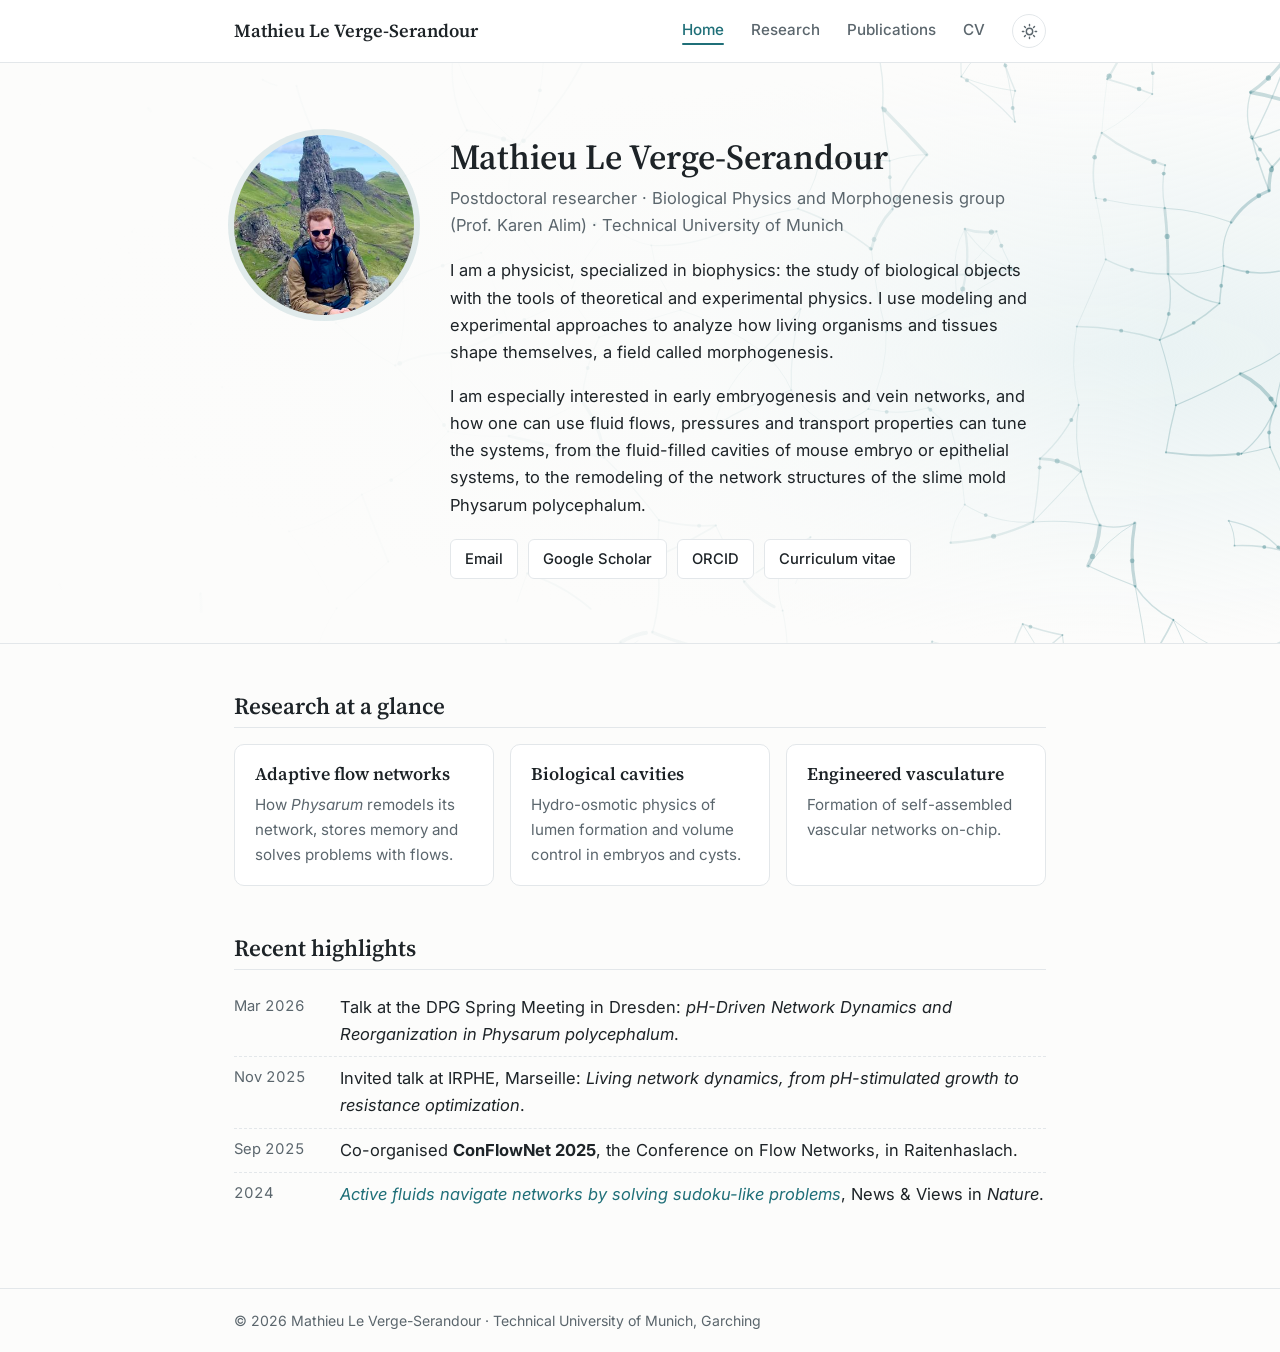
<file: index.html>
<!DOCTYPE html>
<html lang="en">
<head>
  <meta charset="utf-8">
  <meta name="viewport" content="width=device-width, initial-scale=1">
  <title>Mathieu Le Verge-Serandour</title>
  <meta name="description" content="Mathieu Le Verge-Serandour, theoretical biophysicist at TUM working on biological flow networks, Physarum polycephalum and the physics of biological cavities.">
  <script>try{var t=localStorage.getItem('theme');if(t)document.documentElement.setAttribute('data-theme',t);}catch(e){}</script>
  <link rel="stylesheet" href="style.css">
</head>
<body>
  <header class="site">
    <div class="inner">
      <a class="brand" href="index.html">Mathieu Le Verge-Serandour</a>
      <nav>
        <a href="index.html" class="active">Home</a>
        <a href="research.html">Research</a>
        <a href="publications.html">Publications</a>
        <a href="cv.html">CV</a>
        <button class="theme-toggle" type="button" aria-label="Toggle dark mode" title="Toggle dark mode">
          <svg class="sun" viewBox="0 0 24 24" fill="none" stroke="currentColor" stroke-width="2" stroke-linecap="round"><circle cx="12" cy="12" r="4.5"/><path d="M12 2v2M12 20v2M4.9 4.9l1.4 1.4M17.7 17.7l1.4 1.4M2 12h2M20 12h2M4.9 19.1l1.4-1.4M17.7 6.3l1.4-1.4"/></svg>
          <svg class="moon" viewBox="0 0 24 24" fill="none" stroke="currentColor" stroke-width="2" stroke-linecap="round" stroke-linejoin="round"><path d="M20 14.5A8.5 8.5 0 1 1 9.5 4a7 7 0 0 0 10.5 10.5z"/></svg>
        </button>
      </nav>
    </div>
  </header>

  <section class="band">
    <canvas class="net" aria-hidden="true"></canvas>
    <div class="band-inner">
      <section class="hero">
        <!-- PHOTO: put your picture next to index.html as photo.jpg.
             Until that file exists, the "ML" initials are shown instead. -->
        <div class="portrait" aria-hidden="true">ML<img src="photo.jpg" alt="" onerror="this.remove()"></div>
        <div>
          <h1>Mathieu Le Verge-Serandour</h1>
          <p class="affil">Postdoctoral researcher · Biological Physics and Morphogenesis group (Prof. Karen Alim) · Technical University of Munich</p>
          <p>I am a physicist, specialized in biophysics: the study of biological objects with the tools of theoretical and experimental physics. I use modeling and experimental approaches to analyze how living organisms and tissues shape themselves, a field called morphogenesis.</p>
          <p>I am especially interested in early embryogenesis and vein networks, and how one can use fluid flows, pressures and transport properties can tune the systems, from the fluid-filled cavities of mouse embryo or epithelial systems, to the remodeling of the network structures of the slime mold Physarum polycephalum.</p>
          <div class="links">
            <a class="btn" href="mailto:mathieu.le-verge-serandour@tum.de">Email</a>
            <a class="btn" href="https://scholar.google.com/citations?user=JHzy1YEAAAAJ">Google Scholar</a>
          <a class="btn" href="https://orcid.org/0000-0002-3819-5099">ORCID</a>
            <a class="btn" href="cv.html">Curriculum vitae</a>
            </div>
        </div>
      </section>
    </div>
  </section>

  <main>

    <h2 style="margin-top:32px">Research at a glance</h2>
    <div class="cards">
      <a class="card" href="research.html#networks" style="color:inherit;text-decoration:none">
        <h3>Adaptive flow networks</h3>
        <p>How <em>Physarum</em> remodels its network, stores memory and solves problems with flows.</p>
      </a>
      <a class="card" href="research.html#cavities" style="color:inherit;text-decoration:none">
        <h3>Biological cavities</h3>
        <p>Hydro-osmotic physics of lumen formation and volume control in embryos and cysts.</p>
      </a>
      <a class="card" href="research.html#vasculature" style="color:inherit;text-decoration:none">
        <h3>Engineered vasculature</h3>
        <p>Formation of self-assembled vascular networks on-chip.</p>
      </a>
    </div>

    <h2>Recent highlights</h2>
    <ul class="news">
      <li><span class="date">Mar 2026</span><span>Talk at the DPG Spring Meeting in Dresden: <em>pH-Driven Network Dynamics and Reorganization in Physarum polycephalum</em>.</span></li>
      <li><span class="date">Nov 2025</span><span>Invited talk at IRPHE, Marseille: <em>Living network dynamics, from pH-stimulated growth to resistance optimization</em>.</span></li>
      <li><span class="date">Sep 2025</span><span>Co-organised <strong>ConFlowNet 2025</strong>, the Conference on Flow Networks, in Raitenhaslach.</span></li>
      <li><span class="date">2024</span><span><a href="https://www.nature.com/articles/d41586-024-00277-4"><em>Active fluids navigate networks by solving sudoku-like problems</em></a>, News &amp; Views in <em>Nature</em>.</span></li>
    </ul>
  </main>

  <footer>
    <div class="inner">© 2026 Mathieu Le Verge-Serandour · Technical University of Munich, Garching</div>
  </footer>
  <script src="site.js" defer></script>
</body>
</html>
</file>
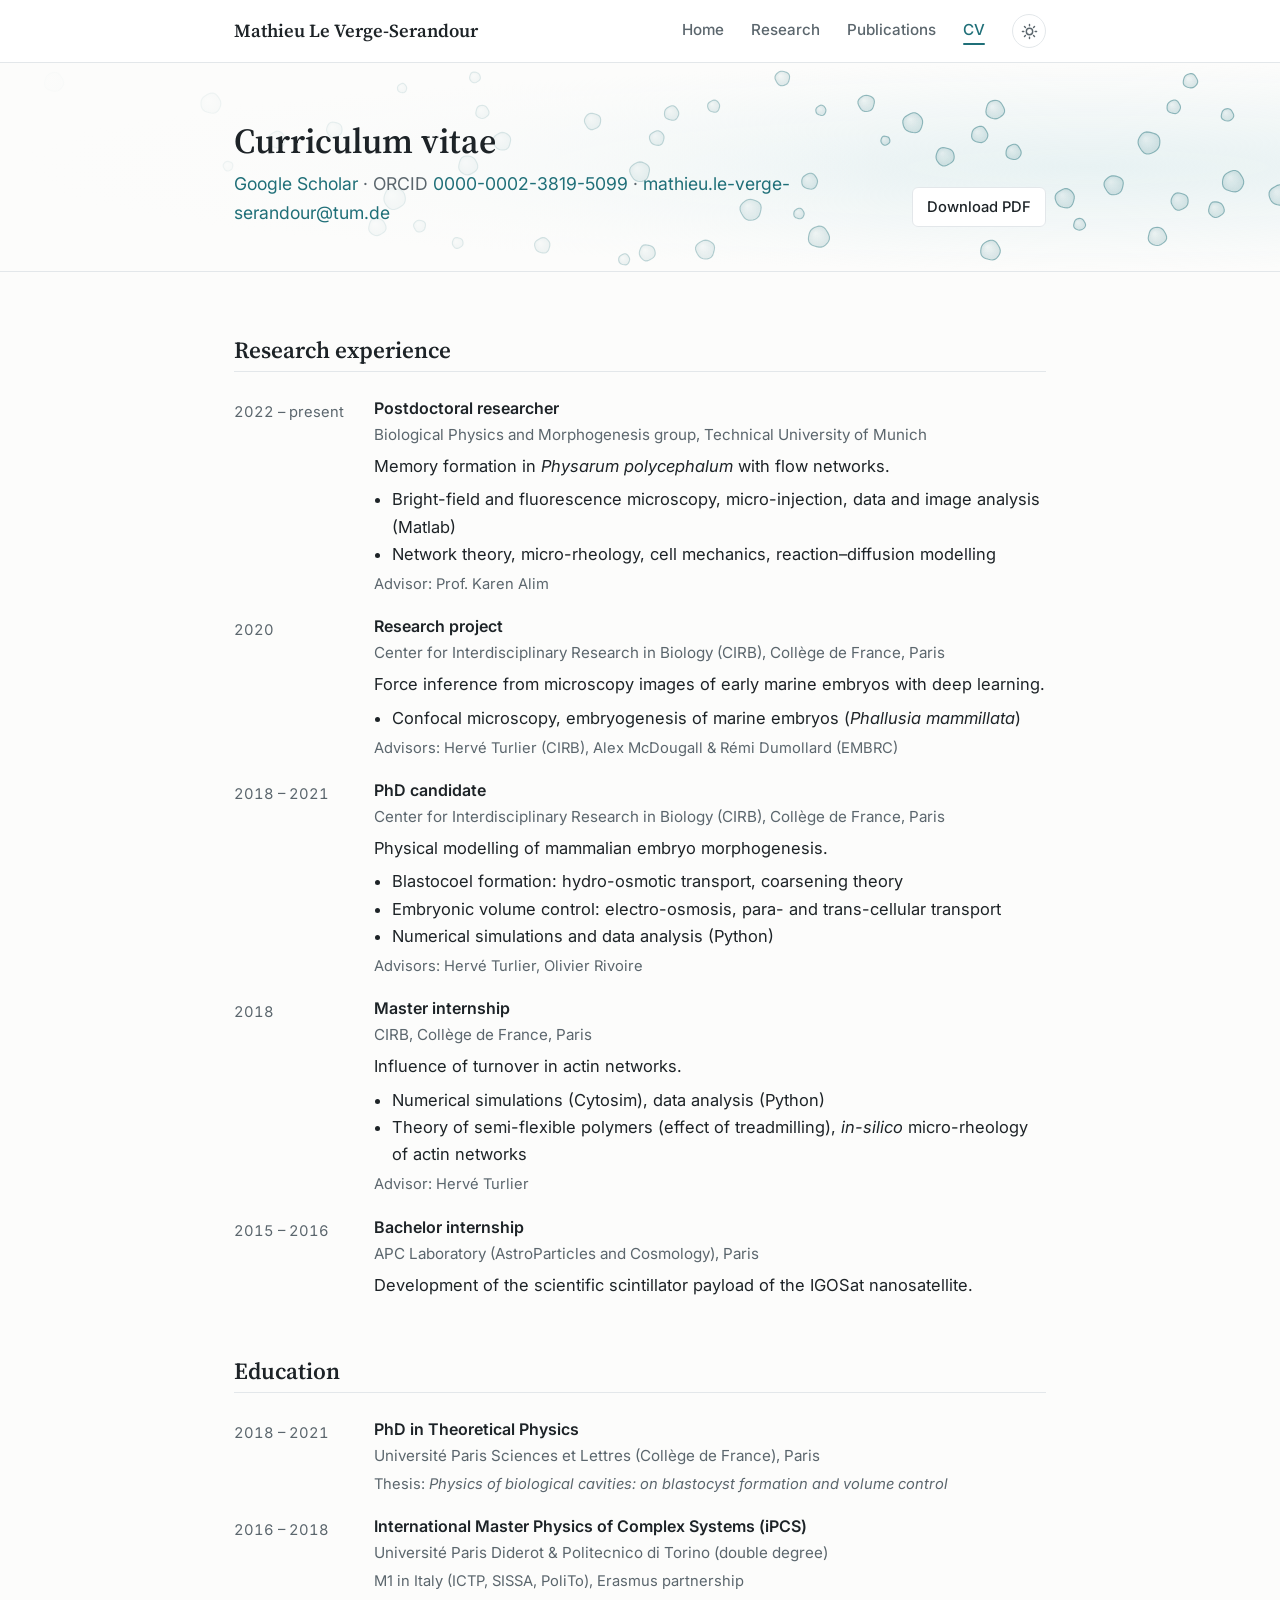
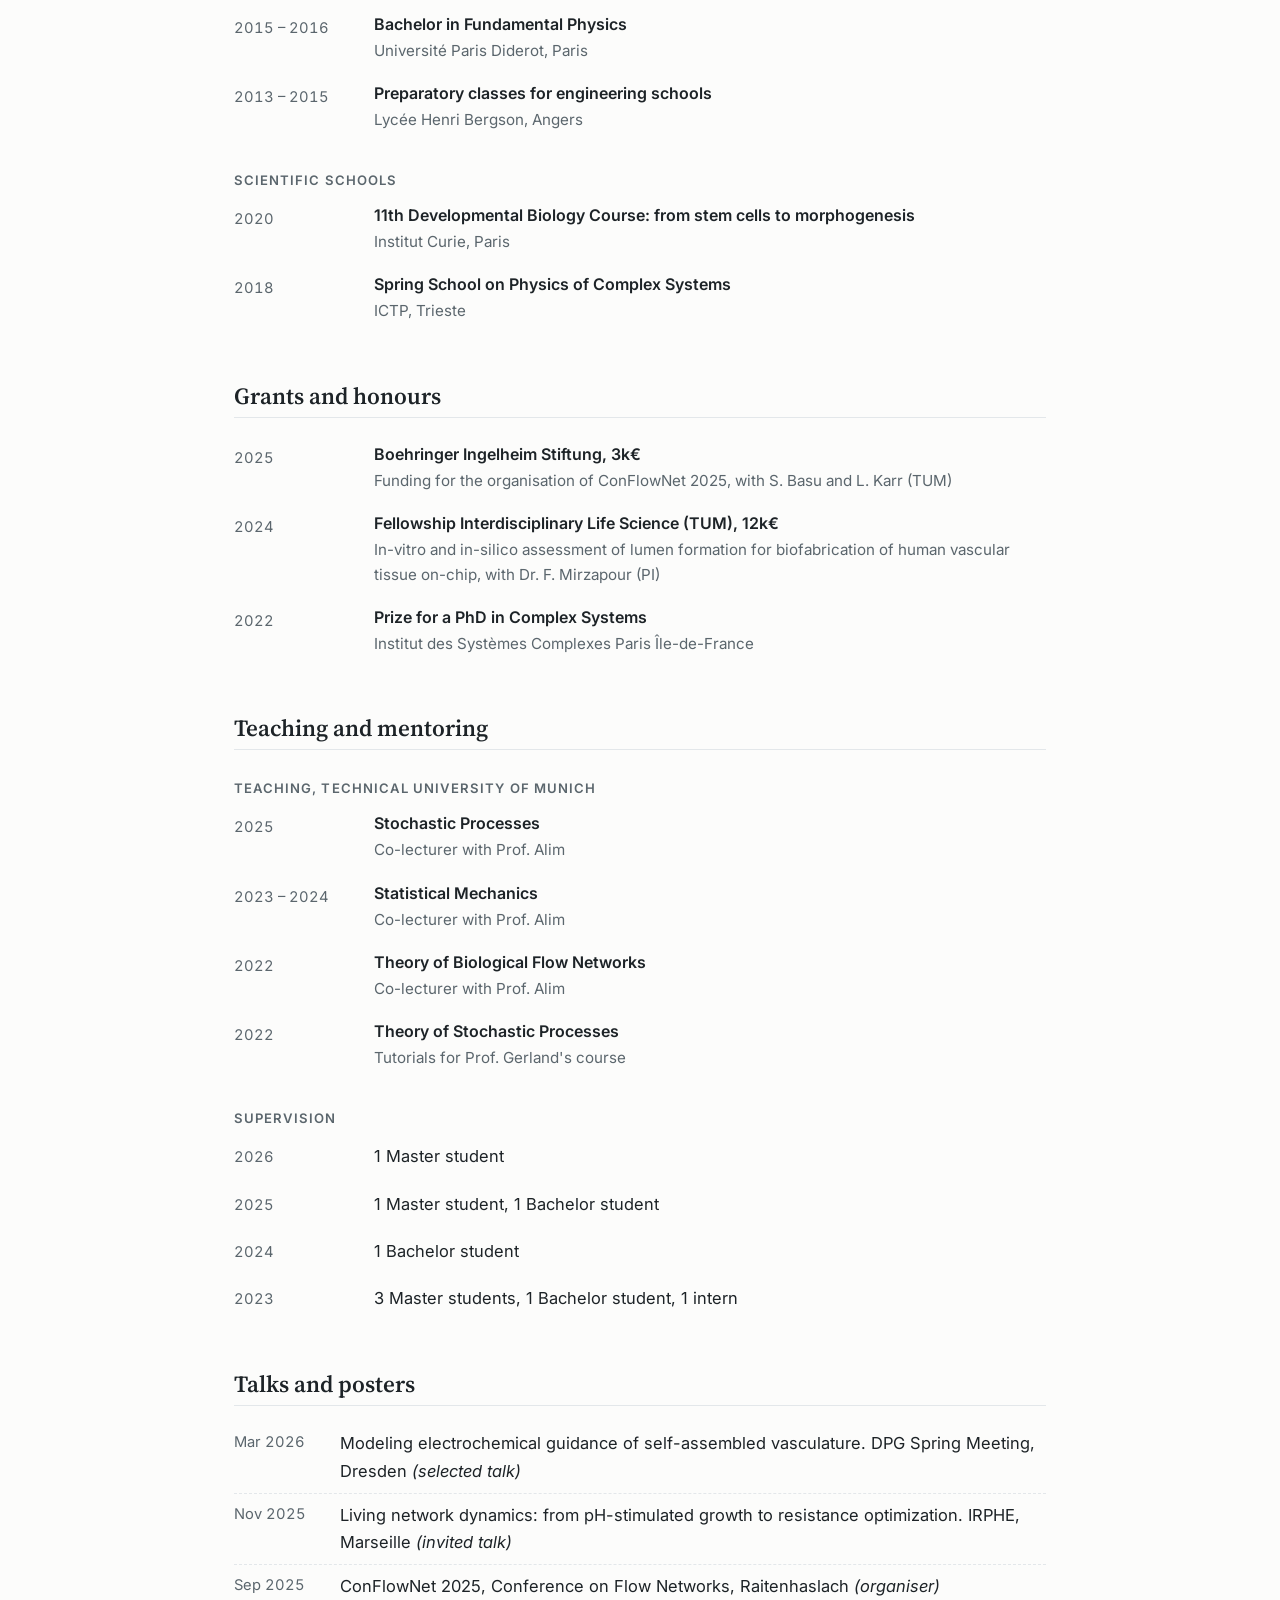
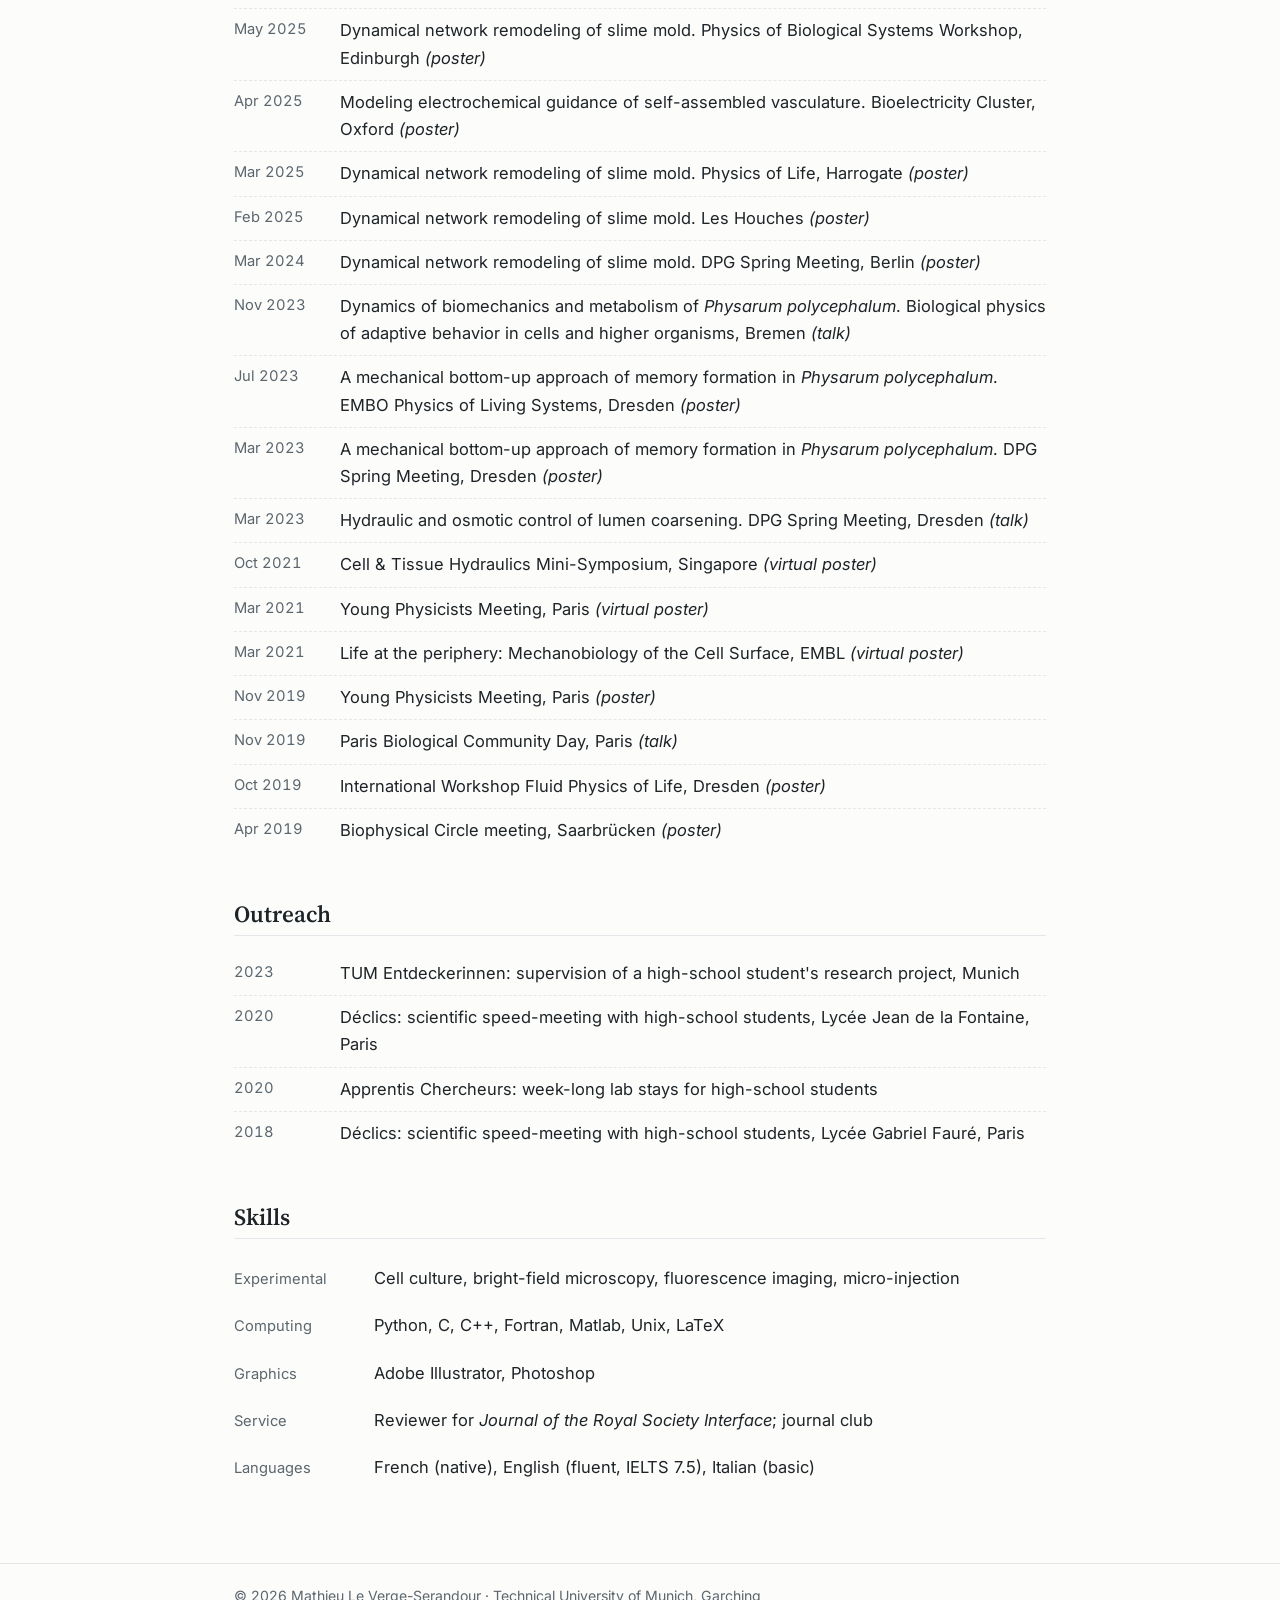
<file: cv.html>
<!DOCTYPE html>
<html lang="en">
<head>
  <meta charset="utf-8">
  <meta name="viewport" content="width=device-width, initial-scale=1">
  <title>CV · Mathieu Le Verge-Serandour</title>
  <script>try{var t=localStorage.getItem('theme');if(t)document.documentElement.setAttribute('data-theme',t);}catch(e){}</script>
  <link rel="stylesheet" href="style.css">
</head>
<body>
  <header class="site">
    <div class="inner">
      <a class="brand" href="index.html">Mathieu Le Verge-Serandour</a>
      <nav>
        <a href="index.html">Home</a>
        <a href="research.html">Research</a>
        <a href="publications.html">Publications</a>
        <a href="cv.html" class="active">CV</a>
        <button class="theme-toggle" type="button" aria-label="Toggle dark mode" title="Toggle dark mode">
          <svg class="sun" viewBox="0 0 24 24" fill="none" stroke="currentColor" stroke-width="2" stroke-linecap="round"><circle cx="12" cy="12" r="4.5"/><path d="M12 2v2M12 20v2M4.9 4.9l1.4 1.4M17.7 17.7l1.4 1.4M2 12h2M20 12h2M4.9 19.1l1.4-1.4M17.7 6.3l1.4-1.4"/></svg>
          <svg class="moon" viewBox="0 0 24 24" fill="none" stroke="currentColor" stroke-width="2" stroke-linecap="round" stroke-linejoin="round"><path d="M20 14.5A8.5 8.5 0 1 1 9.5 4a7 7 0 0 0 10.5 10.5z"/></svg>
        </button>
      </nav>
    </div>
  </header>

  <section class="band">
    <canvas class="net" data-anim="drops" aria-hidden="true"></canvas>
    <div class="band-inner short">
      <div class="cv-top">
        <div>
          <h1>Curriculum vitae</h1>
          <p class="lead" style="margin:0"><a href="https://scholar.google.com/citations?user=JHzy1YEAAAAJ">Google Scholar</a> · ORCID <a href="https://orcid.org/0000-0002-3819-5099">0000-0002-3819-5099</a> · <a href="mailto:mathieu.le-verge-serandour@tum.de">mathieu.le-verge-serandour@tum.de</a></p>
        </div>
        <!-- Put your compiled CV next to this file as cv.pdf -->
        <a class="btn no-print" href="cv.pdf">Download PDF</a>
      </div>
    </div>
  </section>

  <main>

    <h2>Research experience</h2>
    <div class="cv-entry">
      <div class="when">2022 – present</div>
      <div class="what">
        <h3>Postdoctoral researcher</h3>
        <div class="where">Biological Physics and Morphogenesis group, Technical University of Munich</div>
        <p style="margin:6px 0 0">Memory formation in <em>Physarum polycephalum</em> with flow networks.</p>
        <ul>
          <li>Bright-field and fluorescence microscopy, micro-injection, data and image analysis (Matlab)</li>
          <li>Network theory, micro-rheology, cell mechanics, reaction–diffusion modelling</li>
        </ul>
        <div class="note">Advisor: Prof. Karen Alim</div>
      </div>
    </div>
    <div class="cv-entry">
      <div class="when">2020</div>
      <div class="what">
        <h3>Research project</h3>
        <div class="where">Center for Interdisciplinary Research in Biology (CIRB), Collège de France, Paris</div>
        <p style="margin:6px 0 0">Force inference from microscopy images of early marine embryos with deep learning.</p>
        <ul><li>Confocal microscopy, embryogenesis of marine embryos (<em>Phallusia mammillata</em>)</li></ul>
        <div class="note">Advisors: Hervé Turlier (CIRB), Alex McDougall &amp; Rémi Dumollard (EMBRC)</div>
      </div>
    </div>
    <div class="cv-entry">
      <div class="when">2018 – 2021</div>
      <div class="what">
        <h3>PhD candidate</h3>
        <div class="where">Center for Interdisciplinary Research in Biology (CIRB), Collège de France, Paris</div>
        <p style="margin:6px 0 0">Physical modelling of mammalian embryo morphogenesis.</p>
        <ul>
          <li>Blastocoel formation: hydro-osmotic transport, coarsening theory</li>
          <li>Embryonic volume control: electro-osmosis, para- and trans-cellular transport</li>
          <li>Numerical simulations and data analysis (Python)</li>
        </ul>
        <div class="note">Advisors: Hervé Turlier, Olivier Rivoire</div>
      </div>
    </div>
    <div class="cv-entry">
      <div class="when">2018</div>
      <div class="what">
        <h3>Master internship</h3>
        <div class="where">CIRB, Collège de France, Paris</div>
        <p style="margin:6px 0 0">Influence of turnover in actin networks.</p>
        <ul>
          <li>Numerical simulations (Cytosim), data analysis (Python)</li>
          <li>Theory of semi-flexible polymers (effect of treadmilling), <em>in-silico</em> micro-rheology of actin networks</li>
        </ul>
        <div class="note">Advisor: Hervé Turlier</div>
      </div>
    </div>
    <div class="cv-entry">
      <div class="when">2015 – 2016</div>
      <div class="what">
        <h3>Bachelor internship</h3>
        <div class="where">APC Laboratory (AstroParticles and Cosmology), Paris</div>
        <p style="margin:6px 0 0">Development of the scientific scintillator payload of the IGOSat nanosatellite.</p>
      </div>
    </div>

    <h2>Education</h2>
    <div class="cv-entry">
      <div class="when">2018 – 2021</div>
      <div class="what"><h3>PhD in Theoretical Physics</h3>
        <div class="where">Université Paris Sciences et Lettres (Collège de France), Paris</div>
        <div class="note">Thesis: <em>Physics of biological cavities: on blastocyst formation and volume control</em></div></div>
    </div>
    <div class="cv-entry">
      <div class="when">2016 – 2018</div>
      <div class="what"><h3>International Master Physics of Complex Systems (iPCS)</h3>
        <div class="where">Université Paris Diderot &amp; Politecnico di Torino (double degree)</div>
        <div class="note">M1 in Italy (ICTP, SISSA, PoliTo), Erasmus partnership</div></div>
    </div>
    <div class="cv-entry">
      <div class="when">2015 – 2016</div>
      <div class="what"><h3>Bachelor in Fundamental Physics</h3>
        <div class="where">Université Paris Diderot, Paris</div></div>
    </div>
    <div class="cv-entry">
      <div class="when">2013 – 2015</div>
      <div class="what"><h3>Preparatory classes for engineering schools</h3>
        <div class="where">Lycée Henri Bergson, Angers</div></div>
    </div>
    <p class="subhead">Scientific schools</p>
    <div class="cv-entry">
      <div class="when">2020</div>
      <div class="what"><h3>11th Developmental Biology Course: from stem cells to morphogenesis</h3><div class="where">Institut Curie, Paris</div></div>
    </div>
    <div class="cv-entry">
      <div class="when">2018</div>
      <div class="what"><h3>Spring School on Physics of Complex Systems</h3><div class="where">ICTP, Trieste</div></div>
    </div>

    <h2>Grants and honours</h2>
    <div class="cv-entry">
      <div class="when">2025</div>
      <div class="what"><h3>Boehringer Ingelheim Stiftung, 3k€</h3>
        <div class="where">Funding for the organisation of ConFlowNet 2025, with S. Basu and L. Karr (TUM)</div></div>
    </div>
    <div class="cv-entry">
      <div class="when">2024</div>
      <div class="what"><h3>Fellowship Interdisciplinary Life Science (TUM), 12k€</h3>
        <div class="where">In-vitro and in-silico assessment of lumen formation for biofabrication of human vascular tissue on-chip, with Dr. F. Mirzapour (PI)</div></div>
    </div>
    <div class="cv-entry">
      <div class="when">2022</div>
      <div class="what"><h3>Prize for a PhD in Complex Systems</h3>
        <div class="where">Institut des Systèmes Complexes Paris Île-de-France</div></div>
    </div>

    <h2>Teaching and mentoring</h2>
    <p class="subhead">Teaching, Technical University of Munich</p>
    <div class="cv-entry"><div class="when">2025</div><div class="what"><h3>Stochastic Processes</h3><div class="where">Co-lecturer with Prof. Alim</div></div></div>
    <div class="cv-entry"><div class="when">2023 – 2024</div><div class="what"><h3>Statistical Mechanics</h3><div class="where">Co-lecturer with Prof. Alim</div></div></div>
    <div class="cv-entry"><div class="when">2022</div><div class="what"><h3>Theory of Biological Flow Networks</h3><div class="where">Co-lecturer with Prof. Alim</div></div></div>
    <div class="cv-entry"><div class="when">2022</div><div class="what"><h3>Theory of Stochastic Processes</h3><div class="where">Tutorials for Prof. Gerland's course</div></div></div>
    <p class="subhead">Supervision</p>
    <div class="cv-entry"><div class="when">2026</div><div class="what">1 Master student</div></div>
    <div class="cv-entry"><div class="when">2025</div><div class="what">1 Master student, 1 Bachelor student</div></div>
    <div class="cv-entry"><div class="when">2024</div><div class="what">1 Bachelor student</div></div>
    <div class="cv-entry"><div class="when">2023</div><div class="what">3 Master students, 1 Bachelor student, 1 intern</div></div>

    <h2>Talks and posters</h2>
    <ul class="news">
      <li><span class="date">Mar 2026</span><span>Modeling electrochemical guidance of self-assembled vasculature. DPG Spring Meeting, Dresden <em>(selected talk)</em></span></li>
      <li><span class="date">Nov 2025</span><span>Living network dynamics: from pH-stimulated growth to resistance optimization. IRPHE, Marseille <em>(invited talk)</em></span></li>
      <li><span class="date">Sep 2025</span><span>ConFlowNet 2025, Conference on Flow Networks, Raitenhaslach <em>(organiser)</em></span></li>
      <li><span class="date">May 2025</span><span>Dynamical network remodeling of slime mold. Physics of Biological Systems Workshop, Edinburgh <em>(poster)</em></span></li>
      <li><span class="date">Apr 2025</span><span>Modeling electrochemical guidance of self-assembled vasculature. Bioelectricity Cluster, Oxford <em>(poster)</em></span></li>
      <li><span class="date">Mar 2025</span><span>Dynamical network remodeling of slime mold. Physics of Life, Harrogate <em>(poster)</em></span></li>
      <li><span class="date">Feb 2025</span><span>Dynamical network remodeling of slime mold. Les Houches <em>(poster)</em></span></li>
      <li><span class="date">Mar 2024</span><span>Dynamical network remodeling of slime mold. DPG Spring Meeting, Berlin <em>(poster)</em></span></li>
      <li><span class="date">Nov 2023</span><span>Dynamics of biomechanics and metabolism of <em>Physarum polycephalum</em>. Biological physics of adaptive behavior in cells and higher organisms, Bremen <em>(talk)</em></span></li>
      <li><span class="date">Jul 2023</span><span>A mechanical bottom-up approach of memory formation in <em>Physarum polycephalum</em>. EMBO Physics of Living Systems, Dresden <em>(poster)</em></span></li>
      <li><span class="date">Mar 2023</span><span>A mechanical bottom-up approach of memory formation in <em>Physarum polycephalum</em>. DPG Spring Meeting, Dresden <em>(poster)</em></span></li>
      <li><span class="date">Mar 2023</span><span>Hydraulic and osmotic control of lumen coarsening. DPG Spring Meeting, Dresden <em>(talk)</em></span></li>
      <li><span class="date">Oct 2021</span><span>Cell &amp; Tissue Hydraulics Mini-Symposium, Singapore <em>(virtual poster)</em></span></li>
      <li><span class="date">Mar 2021</span><span>Young Physicists Meeting, Paris <em>(virtual poster)</em></span></li>
      <li><span class="date">Mar 2021</span><span>Life at the periphery: Mechanobiology of the Cell Surface, EMBL <em>(virtual poster)</em></span></li>
      <li><span class="date">Nov 2019</span><span>Young Physicists Meeting, Paris <em>(poster)</em></span></li>
      <li><span class="date">Nov 2019</span><span>Paris Biological Community Day, Paris <em>(talk)</em></span></li>
      <li><span class="date">Oct 2019</span><span>International Workshop Fluid Physics of Life, Dresden <em>(poster)</em></span></li>
      <li><span class="date">Apr 2019</span><span>Biophysical Circle meeting, Saarbrücken <em>(poster)</em></span></li>
    </ul>

    <h2>Outreach</h2>
    <ul class="news">
      <li><span class="date">2023</span><span>TUM Entdeckerinnen: supervision of a high-school student's research project, Munich</span></li>
      <li><span class="date">2020</span><span>Déclics: scientific speed-meeting with high-school students, Lycée Jean de la Fontaine, Paris</span></li>
      <li><span class="date">2020</span><span>Apprentis Chercheurs: week-long lab stays for high-school students</span></li>
      <li><span class="date">2018</span><span>Déclics: scientific speed-meeting with high-school students, Lycée Gabriel Fauré, Paris</span></li>
    </ul>

    <h2>Skills</h2>
    <div class="cv-entry"><div class="when">Experimental</div><div class="what">Cell culture, bright-field microscopy, fluorescence imaging, micro-injection</div></div>
    <div class="cv-entry"><div class="when">Computing</div><div class="what">Python, C, C++, Fortran, Matlab, Unix, LaTeX</div></div>
    <div class="cv-entry"><div class="when">Graphics</div><div class="what">Adobe Illustrator, Photoshop</div></div>
    <div class="cv-entry"><div class="when">Service</div><div class="what">Reviewer for <em>Journal of the Royal Society Interface</em>; journal club</div></div>
    <div class="cv-entry"><div class="when">Languages</div><div class="what">French (native), English (fluent, IELTS 7.5), Italian (basic)</div></div>
  </main>

  <footer>
    <div class="inner">© 2026 Mathieu Le Verge-Serandour · Technical University of Munich, Garching</div>
  </footer>
  <script src="site.js" defer></script>
</body>
</html>
</file>
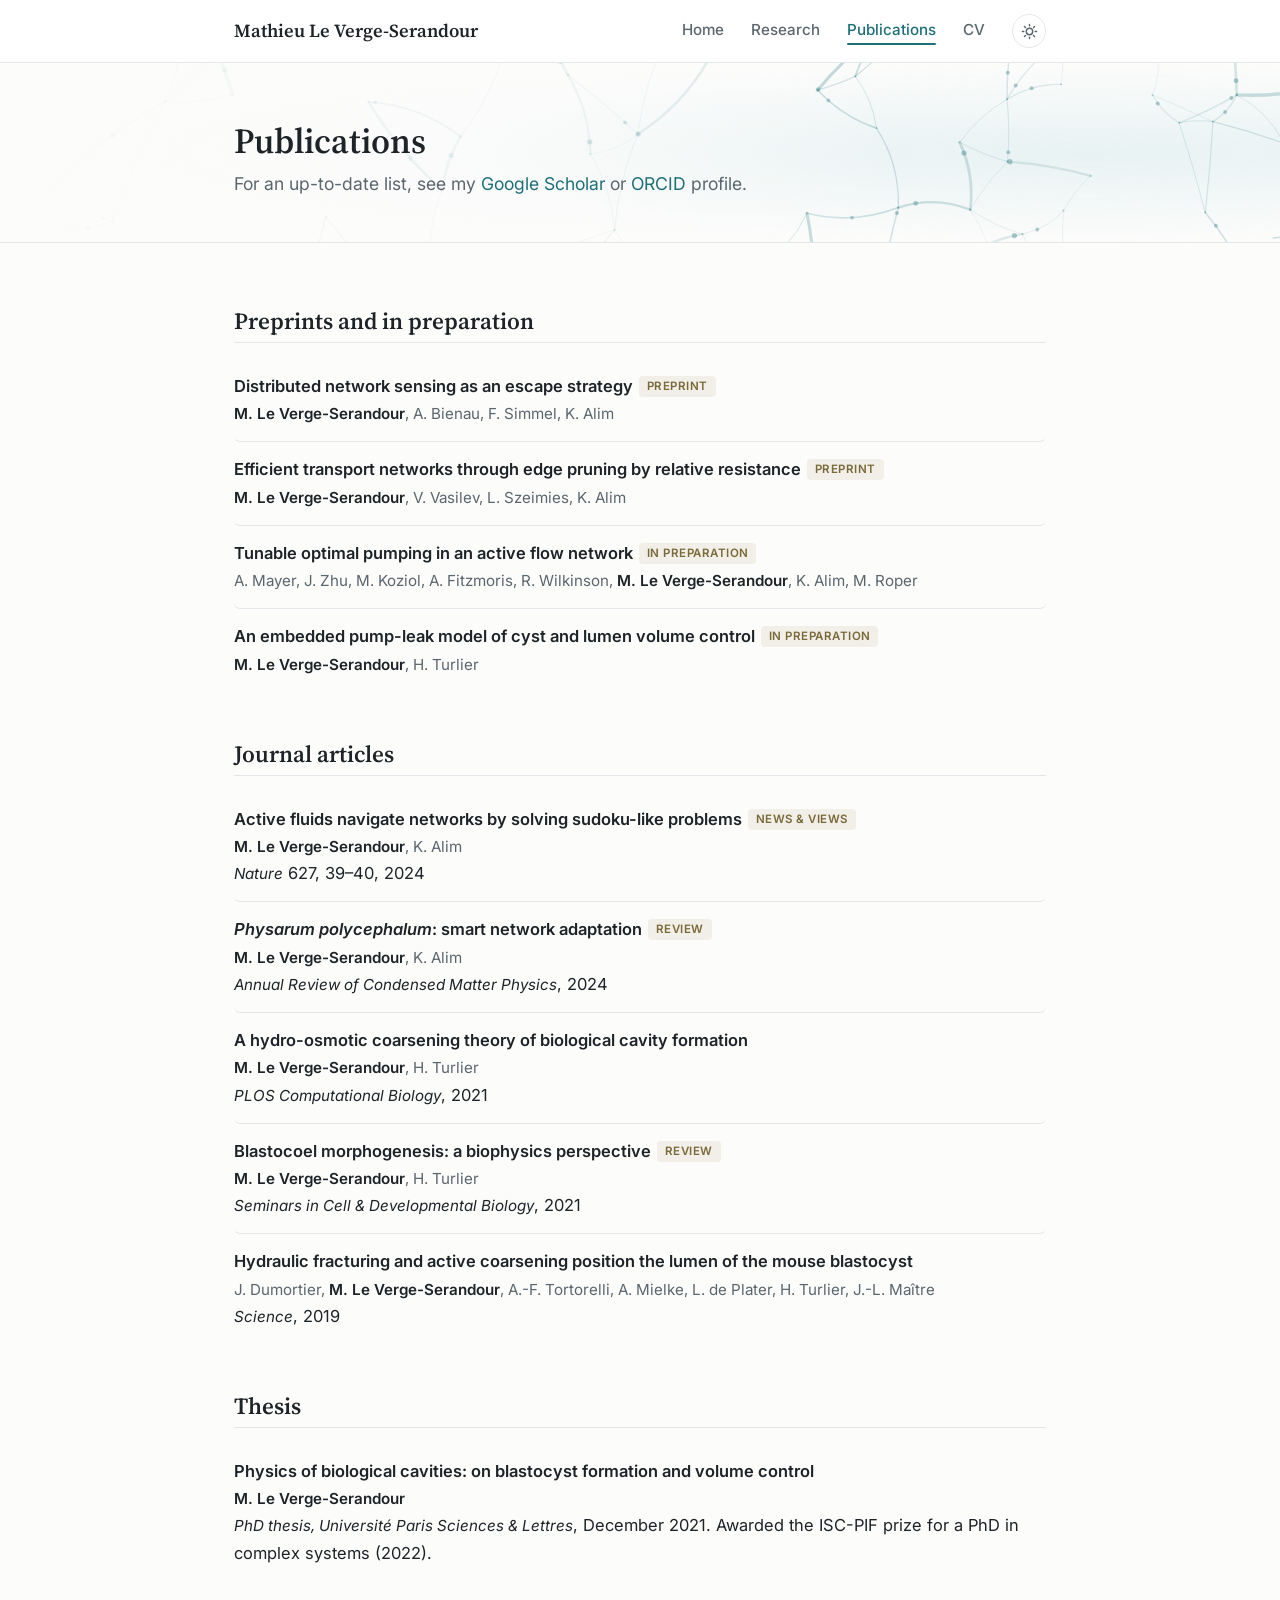
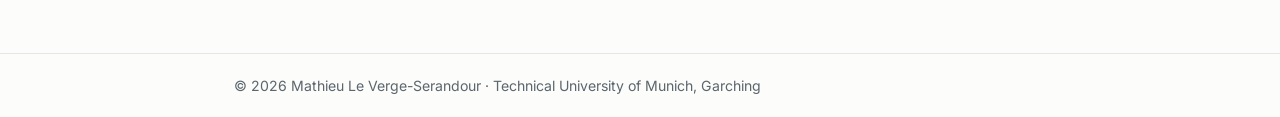
<file: publications.html>
<!DOCTYPE html>
<html lang="en">
<head>
  <meta charset="utf-8">
  <meta name="viewport" content="width=device-width, initial-scale=1">
  <title>Publications · Mathieu Le Verge-Serandour</title>
  <script>try{var t=localStorage.getItem('theme');if(t)document.documentElement.setAttribute('data-theme',t);}catch(e){}</script>
  <link rel="stylesheet" href="style.css">
</head>
<body>
  <header class="site">
    <div class="inner">
      <a class="brand" href="index.html">Mathieu Le Verge-Serandour</a>
      <nav>
        <a href="index.html">Home</a>
        <a href="research.html">Research</a>
        <a href="publications.html" class="active">Publications</a>
        <a href="cv.html">CV</a>
        <button class="theme-toggle" type="button" aria-label="Toggle dark mode" title="Toggle dark mode">
          <svg class="sun" viewBox="0 0 24 24" fill="none" stroke="currentColor" stroke-width="2" stroke-linecap="round"><circle cx="12" cy="12" r="4.5"/><path d="M12 2v2M12 20v2M4.9 4.9l1.4 1.4M17.7 17.7l1.4 1.4M2 12h2M20 12h2M4.9 19.1l1.4-1.4M17.7 6.3l1.4-1.4"/></svg>
          <svg class="moon" viewBox="0 0 24 24" fill="none" stroke="currentColor" stroke-width="2" stroke-linecap="round" stroke-linejoin="round"><path d="M20 14.5A8.5 8.5 0 1 1 9.5 4a7 7 0 0 0 10.5 10.5z"/></svg>
        </button>
      </nav>
    </div>
  </header>

  <section class="band">
    <canvas class="net" aria-hidden="true"></canvas>
    <div class="band-inner short">
      <h1>Publications</h1>
      <p class="lead">For an up-to-date list, see my <a href="https://scholar.google.com/citations?user=JHzy1YEAAAAJ">Google Scholar</a> or <a href="https://orcid.org/0000-0002-3819-5099">ORCID</a> profile.</p>
    </div>
  </section>

  <main>

    <!-- To link a paper, wrap its title: <a class="pub-title" href="https://doi.org/...">Title</a> -->

    <h2>Preprints and in preparation</h2>
    <ol class="pubs">
      <li>
        <a class="pub-title" href="https://www.biorxiv.org/content/10.64898/2026.11.05.764324v1">Distributed network sensing as an escape strategy<span class="badge">Preprint</span></a>
        <span class="pub-authors"><strong>M. Le Verge-Serandour</strong>, A. Bienau, F. Simmel, K. Alim</span>
      </li>
      <li>
        <a class="pub-title" href="https://arxiv.org/abs/2610.13582">Efficient transport networks through edge pruning by relative resistance<span class="badge">Preprint</span></a>
        <span class="pub-authors"><strong>M. Le Verge-Serandour</strong>, V. Vasilev, L. Szeimies, K. Alim</span>
      </li>
      <li>
        <span class="pub-title">Tunable optimal pumping in an active flow network<span class="badge">In preparation</span></span>
        <span class="pub-authors">A. Mayer, J. Zhu, M. Koziol, A. Fitzmoris, R. Wilkinson, <strong>M. Le Verge-Serandour</strong>, K. Alim, M. Roper</span>
      </li>
      <li>
        <span class="pub-title">An embedded pump-leak model of cyst and lumen volume control<span class="badge">In preparation</span></span>
        <span class="pub-authors"><strong>M. Le Verge-Serandour</strong>, H. Turlier</span>
      </li>
    </ol>

    <h2>Journal articles</h2>
    <ol class="pubs">
      <li>
        <a class="pub-title" href="https://www.nature.com/articles/d41586-024-00277-4">Active fluids navigate networks by solving sudoku-like problems<span class="badge">News &amp; Views</span></a>
        <span class="pub-authors"><strong>M. Le Verge-Serandour</strong>, K. Alim</span><br>
        <span class="pub-venue">Nature</span> 627, 39–40, 2024
      </li>
      <li>
        <a class="pub-title" href="https://doi.org/10.1146/annurev-conmatphys-040821-115312"><em>Physarum polycephalum</em>: smart network adaptation<span class="badge">Review</span></a>
        <span class="pub-authors"><strong>M. Le Verge-Serandour</strong>, K. Alim</span><br>
        <span class="pub-venue">Annual Review of Condensed Matter Physics</span>, 2024
      </li>
      <li>
        <a class="pub-title" href="https://doi.org/10.1371/journal.pcbi.1009333">A hydro-osmotic coarsening theory of biological cavity formation</a>
        <span class="pub-authors"><strong>M. Le Verge-Serandour</strong>, H. Turlier</span><br>
        <span class="pub-venue">PLOS Computational Biology</span>, 2021
      </li>
      <li>
        <span class="pub-title">Blastocoel morphogenesis: a biophysics perspective<span class="badge">Review</span></span>
        <span class="pub-authors"><strong>M. Le Verge-Serandour</strong>, H. Turlier</span><br>
        <span class="pub-venue">Seminars in Cell &amp; Developmental Biology</span>, 2021
      </li>
      <li>
        <a class="pub-title" href="https://www.science.org/doi/full/10.1126/science.aaw7709">Hydraulic fracturing and active coarsening position the lumen of the mouse blastocyst</a>
        <span class="pub-authors">J. Dumortier, <strong>M. Le Verge-Serandour</strong>, A.-F. Tortorelli, A. Mielke, L. de Plater, H. Turlier, J.-L. Maître</span><br>
        <span class="pub-venue">Science</span>, 2019
      </li>
    </ol>

    <h2>Thesis</h2>
    <ol class="pubs">
      <li>
        <a class="pub-title" href="https://college-de-france.hal.science/tel-04203015/">Physics of biological cavities: on blastocyst formation and volume control</a>
        <span class="pub-authors"><strong>M. Le Verge-Serandour</strong></span><br>
        <span class="pub-venue">PhD thesis, Université Paris Sciences &amp; Lettres</span>, December 2021. Awarded the ISC-PIF prize for a PhD in complex systems (2022).
      </li>
    </ol>
  </main>

  <footer>
    <div class="inner">© 2026 Mathieu Le Verge-Serandour · Technical University of Munich, Garching</div>
  </footer>
  <script src="site.js" defer></script>
</body>
</html>
</file>
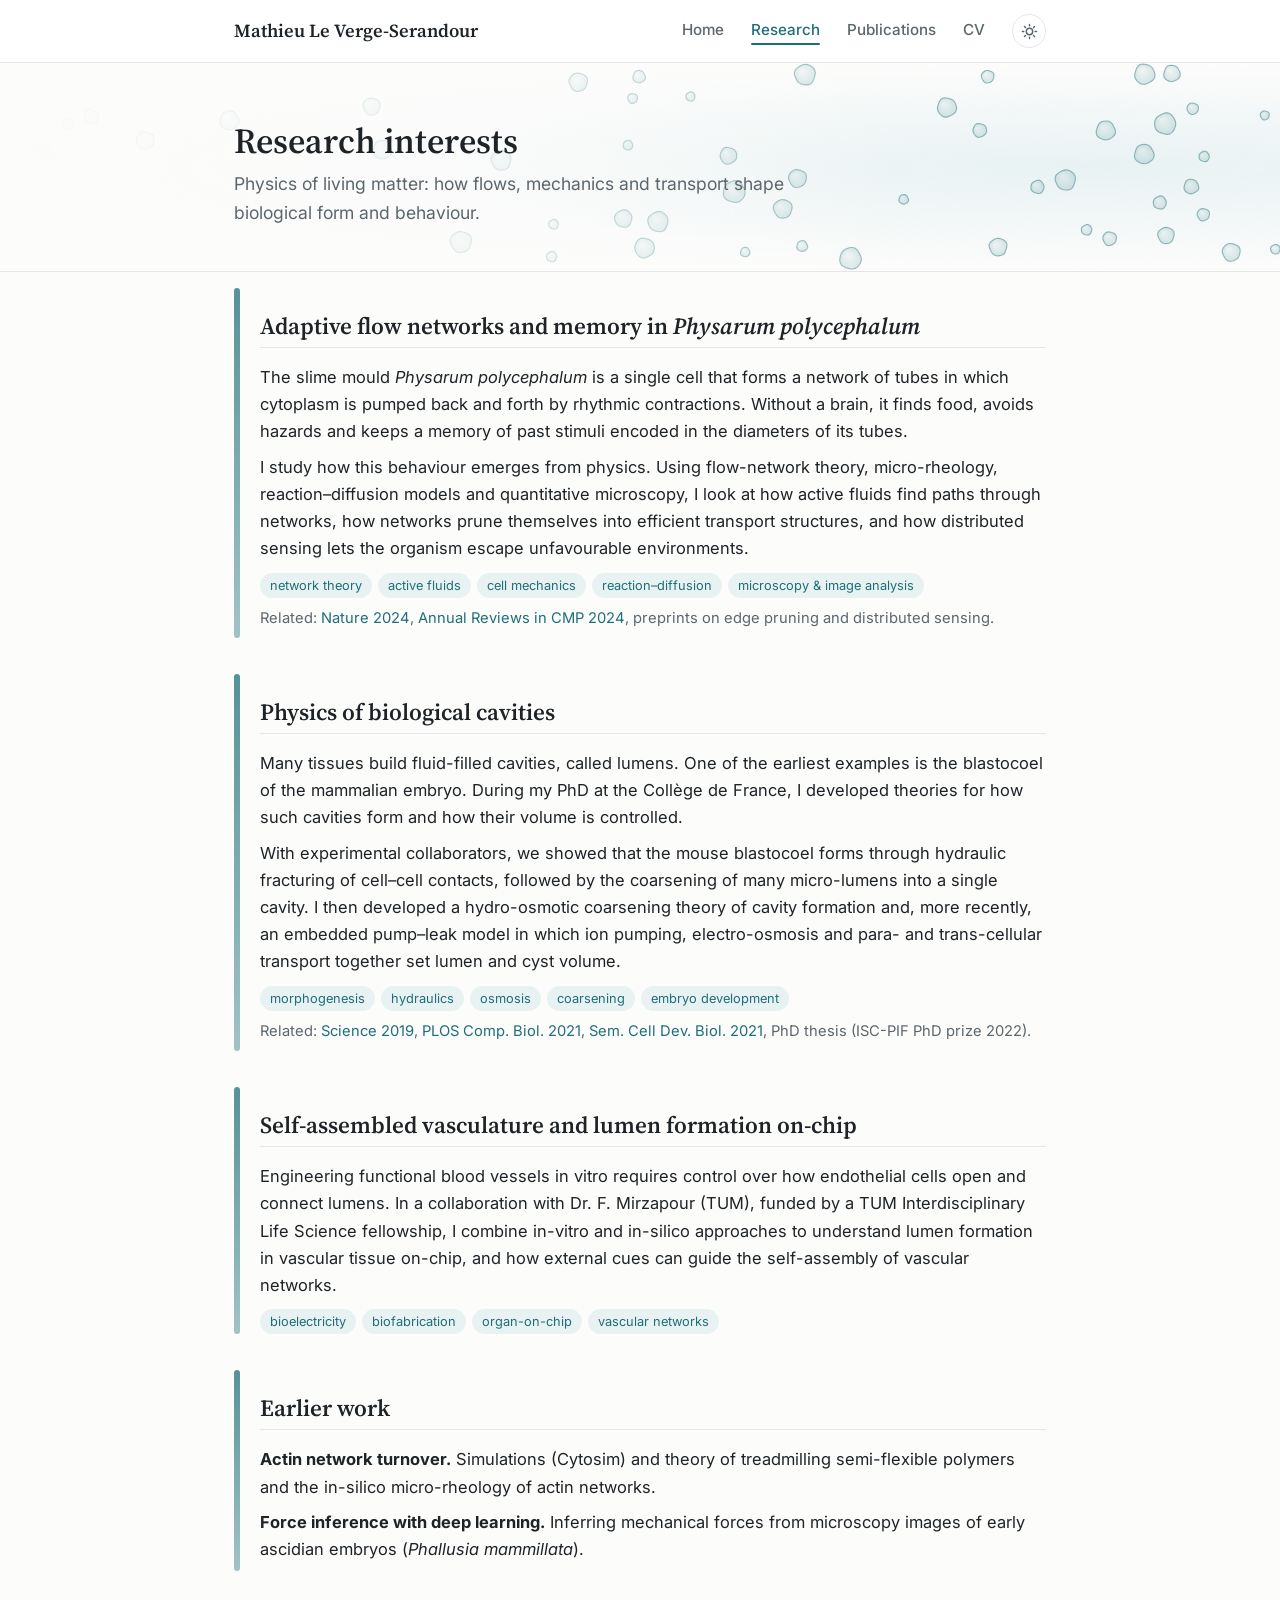
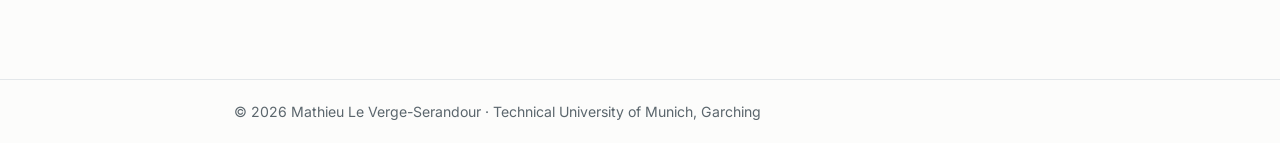
<file: research.html>
<!DOCTYPE html>
<html lang="en">
<head>
  <meta charset="utf-8">
  <meta name="viewport" content="width=device-width, initial-scale=1">
  <title>Research · Mathieu Le Verge-Serandour</title>
  <script>try{var t=localStorage.getItem('theme');if(t)document.documentElement.setAttribute('data-theme',t);}catch(e){}</script>
  <link rel="stylesheet" href="style.css">
</head>
<body>
  <header class="site">
    <div class="inner">
      <a class="brand" href="index.html">Mathieu Le Verge-Serandour</a>
      <nav>
        <a href="index.html">Home</a>
        <a href="research.html" class="active">Research</a>
        <a href="publications.html">Publications</a>
        <a href="cv.html">CV</a>
        <button class="theme-toggle" type="button" aria-label="Toggle dark mode" title="Toggle dark mode">
          <svg class="sun" viewBox="0 0 24 24" fill="none" stroke="currentColor" stroke-width="2" stroke-linecap="round"><circle cx="12" cy="12" r="4.5"/><path d="M12 2v2M12 20v2M4.9 4.9l1.4 1.4M17.7 17.7l1.4 1.4M2 12h2M20 12h2M4.9 19.1l1.4-1.4M17.7 6.3l1.4-1.4"/></svg>
          <svg class="moon" viewBox="0 0 24 24" fill="none" stroke="currentColor" stroke-width="2" stroke-linecap="round" stroke-linejoin="round"><path d="M20 14.5A8.5 8.5 0 1 1 9.5 4a7 7 0 0 0 10.5 10.5z"/></svg>
        </button>
      </nav>
    </div>
  </header>

  <section class="band">
    <canvas class="net" data-anim="drops" aria-hidden="true"></canvas>
    <div class="band-inner short">
      <h1>Research interests</h1>
      <p class="lead">Physics of living matter: how flows, mechanics and transport shape biological form and behaviour.</p>
    </div>
  </section>

  <main>

    <section class="topic" id="networks">
      <div class="bar"></div>
      <div>
        <h2 style="margin-top:24px">Adaptive flow networks and memory in <em>Physarum polycephalum</em></h2>
        <p>The slime mould <em>Physarum polycephalum</em> is a single cell that forms a network of tubes in which cytoplasm is pumped back and forth by rhythmic contractions. Without a brain, it finds food, avoids hazards and keeps a memory of past stimuli encoded in the diameters of its tubes.</p>
        <p>I study how this behaviour emerges from physics. Using flow-network theory, micro-rheology, reaction–diffusion models and quantitative microscopy, I look at how active fluids find paths through networks, how networks prune themselves into efficient transport structures, and how distributed sensing lets the organism escape unfavourable environments.</p>
        <div class="keywords">
          <span class="tag">network theory</span><span class="tag">active fluids</span><span class="tag">cell mechanics</span><span class="tag">reaction–diffusion</span><span class="tag">microscopy &amp; image analysis</span>
        </div>
        <p class="related">Related: <a href="publications.html">Nature 2024</a>, <a href="publications.html">Annual Reviews in CMP 2024</a>, preprints on edge pruning and distributed sensing.</p>
      </div>
    </section>

    <section class="topic" id="cavities">
      <div class="bar"></div>
      <div>
        <h2 style="margin-top:24px">Physics of biological cavities</h2>
        <p>Many tissues build fluid-filled cavities, called lumens. One of the earliest examples is the blastocoel of the mammalian embryo. During my PhD at the Collège de France, I developed theories for how such cavities form and how their volume is controlled.</p>
        <p>With experimental collaborators, we showed that the mouse blastocoel forms through hydraulic fracturing of cell–cell contacts, followed by the coarsening of many micro-lumens into a single cavity. I then developed a hydro-osmotic coarsening theory of cavity formation and, more recently, an embedded pump–leak model in which ion pumping, electro-osmosis and para- and trans-cellular transport together set lumen and cyst volume.</p>
        <div class="keywords">
          <span class="tag">morphogenesis</span><span class="tag">hydraulics</span><span class="tag">osmosis</span><span class="tag">coarsening</span><span class="tag">embryo development</span>
        </div>
        <p class="related">Related: <a href="publications.html">Science 2019</a>, <a href="publications.html">PLOS Comp. Biol. 2021</a>, <a href="publications.html">Sem. Cell Dev. Biol. 2021</a>, PhD thesis (ISC-PIF PhD prize 2022).</p>
      </div>
    </section>

    <section class="topic" id="vasculature">
      <div class="bar"></div>
      <div>
        <h2 style="margin-top:24px">Self-assembled vasculature and lumen formation on-chip</h2>
        <p>Engineering functional blood vessels in vitro requires control over how endothelial cells open and connect lumens. In a collaboration with Dr. F. Mirzapour (TUM), funded by a TUM Interdisciplinary Life Science fellowship, I combine in-vitro and in-silico approaches to understand lumen formation in vascular tissue on-chip, and how external cues can guide the self-assembly of vascular networks.</p>
        <div class="keywords">
          <span class="tag">bioelectricity</span><span class="tag">biofabrication</span><span class="tag">organ-on-chip</span><span class="tag">vascular networks</span>
        </div>
      </div>
    </section>

    <section class="topic" id="other">
      <div class="bar"></div>
      <div>
        <h2 style="margin-top:24px">Earlier work</h2>
        <p><strong>Actin network turnover.</strong> Simulations (Cytosim) and theory of treadmilling semi-flexible polymers and the in-silico micro-rheology of actin networks.</p>
        <p><strong>Force inference with deep learning.</strong> Inferring mechanical forces from microscopy images of early ascidian embryos (<em>Phallusia mammillata</em>).</p>
      </div>
    </section>
  </main>

  <footer>
    <div class="inner">© 2026 Mathieu Le Verge-Serandour · Technical University of Munich, Garching</div>
  </footer>
  <script src="site.js" defer></script>
</body>
</html>
</file>
<file: style.css>
@import url('https://fonts.googleapis.com/css2?family=Source+Serif+4:opsz,wght@8..60,400;8..60,600&family=Inter:wght@400;500;600&display=swap');

:root {
  --ink: #1d2327;
  --muted: #5b666d;
  --line: #e3e7ea;
  --bg: #fcfcfb;
  --accent: #1f6f78;
  --accent-soft: #e8f2f3;
  --max: 860px;
  --surface: #ffffff;
  --badge-bg: #f1efe8;
  --badge-ink: #7a6a3a;
  color-scheme: light dark;
}

/* Dark theme: follows the system unless the visitor picked a theme with the toggle */
@media (prefers-color-scheme: dark) {
  :root:not([data-theme="light"]) {
    --ink: #e4e8ea;
    --muted: #9aa5ab;
    --line: #2c3439;
    --bg: #14191c;
    --surface: #1b2125;
    --accent: #6cc3cc;
    --accent-soft: #1f3337;
    --badge-bg: #3a3424;
    --badge-ink: #e0cf98;
    color-scheme: dark;
  }
}
:root[data-theme="dark"] {
  --ink: #e4e8ea;
  --muted: #9aa5ab;
  --line: #2c3439;
  --bg: #14191c;
  --surface: #1b2125;
  --accent: #6cc3cc;
  --accent-soft: #1f3337;
  --badge-bg: #3a3424;
  --badge-ink: #e0cf98;
  color-scheme: dark;
}
:root[data-theme="light"] { color-scheme: light; }

* { box-sizing: border-box; }

html { scroll-behavior: smooth; }

body {
  margin: 0;
  font-family: 'Inter', system-ui, -apple-system, sans-serif;
  font-size: 16.5px;
  line-height: 1.65;
  color: var(--ink);
  background: var(--bg);
}

a { color: var(--accent); text-decoration: none; }
a:hover { text-decoration: underline; }

/* ---------- Header / nav ---------- */
header.site {
  border-bottom: 1px solid var(--line);
  background: var(--surface);
  position: sticky;
  top: 0;
  z-index: 10;
}
header.site .inner {
  max-width: var(--max);
  margin: 0 auto;
  padding: 14px 24px;
  display: flex;
  align-items: center;
  justify-content: space-between;
  gap: 16px;
  flex-wrap: wrap;
}
.brand {
  font-family: 'Source Serif 4', Georgia, serif;
  font-weight: 600;
  font-size: 1.15rem;
  color: var(--ink);
}
.brand:hover { text-decoration: none; }
nav a {
  color: var(--muted);
  margin-left: 22px;
  font-size: 0.95rem;
  font-weight: 500;
}
nav a:first-child { margin-left: 0; }
nav a:hover { color: var(--ink); text-decoration: none; }
nav a.active { color: var(--accent); }

/* ---------- Layout ---------- */
main {
  max-width: var(--max);
  margin: 0 auto;
  padding: 48px 24px 72px;
}

h1, h2, h3 {
  font-family: 'Source Serif 4', Georgia, serif;
  font-weight: 600;
  line-height: 1.25;
}
h1 { font-size: 2.2rem; margin: 0 0 8px; }
h2 {
  font-size: 1.45rem;
  margin: 48px 0 16px;
  padding-bottom: 6px;
  border-bottom: 1px solid var(--line);
}
h3 { font-size: 1.12rem; margin: 0 0 4px; }

.lead { font-size: 1.1rem; color: var(--muted); margin-top: 0; }

/* ---------- Home ---------- */
.hero {
  display: grid;
  grid-template-columns: 180px 1fr;
  gap: 36px;
  align-items: start;
}
.portrait {
  width: 180px;
  height: 180px;
  border-radius: 50%;
  object-fit: cover;
  background: var(--accent-soft);
  display: flex;
  align-items: center;
  justify-content: center;
  font-family: 'Source Serif 4', Georgia, serif;
  font-size: 3rem;
  color: var(--accent);
}
.affil { color: var(--muted); margin: 0 0 18px; }
.links { display: flex; flex-wrap: wrap; gap: 10px; margin-top: 20px; }
.btn {
  display: inline-block;
  padding: 7px 14px;
  border: 1px solid var(--line);
  border-radius: 6px;
  font-size: 0.92rem;
  font-weight: 500;
  color: var(--ink);
  background: var(--surface);
}
.btn:hover { border-color: var(--accent); color: var(--accent); text-decoration: none; }

.cards {
  display: grid;
  grid-template-columns: repeat(auto-fit, minmax(230px, 1fr));
  gap: 16px;
}
.card {
  border: 1px solid var(--line);
  border-radius: 10px;
  padding: 18px 20px;
  background: var(--surface);
}
.card p { margin: 6px 0 0; color: var(--muted); font-size: 0.95rem; }

.news { list-style: none; padding: 0; margin: 0; }
.news li {
  display: grid;
  grid-template-columns: 90px 1fr;
  gap: 16px;
  padding: 8px 0;
  border-bottom: 1px dashed var(--line);
}
.news li:last-child { border-bottom: none; }
.date { color: var(--muted); font-size: 0.92rem; font-variant-numeric: tabular-nums; }

/* ---------- Research ---------- */
.topic {
  display: grid;
  grid-template-columns: 6px 1fr;
  gap: 20px;
  margin-bottom: 36px;
}
.topic .bar { background: var(--accent); border-radius: 3px; opacity: 0.75; }
.topic p { margin: 8px 0; }
.keywords { display: flex; flex-wrap: wrap; gap: 6px; margin-top: 10px; }
.tag {
  font-size: 0.8rem;
  background: var(--accent-soft);
  color: var(--accent);
  padding: 2px 10px;
  border-radius: 999px;
}
.related { font-size: 0.92rem; color: var(--muted); }

/* ---------- Publications ---------- */
.pubs { list-style: none; padding: 0; margin: 0; counter-reset: pub; }
.pubs li {
  padding: 14px 0;
  border-bottom: 1px solid var(--line);
}
.pubs li:last-child { border-bottom: none; }
.pub-title { font-weight: 600; display: block; }
.pub-authors { color: var(--muted); font-size: 0.95rem; }
.pub-authors strong { color: var(--ink); font-weight: 600; }
.pub-venue { font-style: italic; font-size: 0.95rem; }
.badge {
  display: inline-block;
  font-size: 0.72rem;
  font-weight: 600;
  text-transform: uppercase;
  letter-spacing: 0.04em;
  padding: 1px 8px;
  border-radius: 4px;
  margin-left: 6px;
  vertical-align: 2px;
  background: var(--badge-bg);
  color: var(--badge-ink);
}

/* ---------- CV ---------- */
.cv-entry {
  display: grid;
  grid-template-columns: 120px 1fr;
  gap: 20px;
  padding: 10px 0;
}
.cv-entry .when { color: var(--muted); font-size: 0.92rem; font-variant-numeric: tabular-nums; padding-top: 2px; }
.cv-entry .what h3 { font-family: 'Inter', sans-serif; font-size: 1rem; }
.cv-entry .where { color: var(--muted); font-size: 0.95rem; }
.cv-entry ul { margin: 6px 0 0; padding-left: 18px; }
.cv-entry .note { font-size: 0.92rem; color: var(--muted); margin-top: 4px; }
.subhead {
  font-family: 'Inter', sans-serif;
  font-size: 0.82rem;
  text-transform: uppercase;
  letter-spacing: 0.08em;
  color: var(--muted);
  margin: 28px 0 4px;
  font-weight: 600;
}
.cv-top { display: flex; justify-content: space-between; align-items: end; flex-wrap: wrap; gap: 12px; }

/* ---------- Footer ---------- */
footer {
  border-top: 1px solid var(--line);
  color: var(--muted);
  font-size: 0.88rem;
}
footer .inner { max-width: var(--max); margin: 0 auto; padding: 20px 24px; }

/* ---------- Responsive ---------- */
@media (max-width: 640px) {
  body { font-size: 16px; }
  h1 { font-size: 1.8rem; }
  .hero { grid-template-columns: 1fr; gap: 20px; }
  .portrait { width: 130px; height: 130px; font-size: 2.2rem; }
  .cv-entry, .news li { grid-template-columns: 1fr; gap: 2px; }
  nav a { margin-left: 14px; }
}

@media print {
  header.site, footer, .no-print { display: none; }
  main { padding: 0; }
  body { background: #fff; }
}

/* =========================================================
   Living network theme
   ========================================================= */

/* Animated band at the top of each page */
.band {
  position: relative;
  overflow: hidden;
  border-bottom: 1px solid var(--line);
  background:
    radial-gradient(ellipse at 85% 50%, var(--accent-soft), transparent 70%),
    var(--bg);
}
.band canvas.net {
  position: absolute;
  inset: 0;
  width: 100%;
  height: 100%;
  display: block;
}
/* fade the network out behind the text on the left */
.band::after {
  content: "";
  position: absolute;
  inset: 0;
  pointer-events: none;
  background: linear-gradient(90deg, var(--bg) 0%, color-mix(in srgb, var(--bg) 70%, transparent) 38%, transparent 70%);
}
.band-inner {
  position: relative;
  z-index: 1;
  max-width: var(--max);
  margin: 0 auto;
  padding: 72px 24px 64px;
}
.band-inner.short { padding: 56px 24px 44px; }
.band h1 { margin-bottom: 6px; }
.band .lead { max-width: 560px; margin-bottom: 0; }
.band + main { padding-top: 16px; }

/* home hero inside the band */
.band .hero { min-height: 300px; }
.portrait { box-shadow: 0 0 0 6px color-mix(in srgb, var(--accent) 12%, transparent); }

/* Entry animation for the band content */
@keyframes rise {
  from { opacity: 0; transform: translateY(14px); }
  to   { opacity: 1; transform: none; }
}
.band-inner > * , .band .hero > * { animation: rise .8s cubic-bezier(.2,.7,.2,1) both; }
.band .hero > :nth-child(2) { animation-delay: .12s; }
.band-inner > :nth-child(2) { animation-delay: .1s; }
.band-inner > :nth-child(3) { animation-delay: .2s; }

/* Scroll reveal (classes added by site.js) */
.reveal { opacity: 0; transform: translateY(16px); transition: opacity .7s ease, transform .7s cubic-bezier(.2,.7,.2,1); }
.reveal.in { opacity: 1; transform: none; }

/* Nav: sliding underline */
nav a { position: relative; padding: 4px 0; }
nav a::after {
  content: "";
  position: absolute;
  left: 0; right: 0; bottom: -2px;
  height: 2px;
  border-radius: 2px;
  background: var(--accent);
  transform: scaleX(0);
  transform-origin: left;
  transition: transform .3s ease;
}
nav a:hover::after, nav a.active::after { transform: scaleX(1); }
header.site { backdrop-filter: blur(8px); background: color-mix(in srgb, var(--surface) 85%, transparent); }

/* Cards and buttons: gentle lift */
.card, .btn { transition: transform .25s ease, box-shadow .25s ease, border-color .25s ease, color .25s ease; }
.card:hover {
  transform: translateY(-3px);
  border-color: color-mix(in srgb, var(--accent) 45%, var(--line));
  box-shadow: 0 10px 24px -14px color-mix(in srgb, var(--accent) 60%, transparent);
}
.btn:hover { transform: translateY(-1px); }

/* Research topics: the side bar "fills" like a flowing tube */
.topic .bar {
  background: linear-gradient(180deg, var(--accent), transparent);
  background-size: 100% 220%;
  animation: flow 6s linear infinite;
}
@keyframes flow { from { background-position: 0 0; } to { background-position: 0 -220%; } }

/* Publications: hover highlight */
.pubs li { transition: background .2s ease, padding .2s ease; border-radius: 6px; }
.pubs li:hover { background: color-mix(in srgb, var(--accent-soft) 60%, transparent); padding-left: 10px; }

@media (max-width: 640px) {
  .band-inner { padding: 48px 20px 40px; }
  .band::after { background: color-mix(in srgb, var(--bg) 55%, transparent); }
}

@media (prefers-reduced-motion: reduce) {
  *, *::before, *::after { animation: none !important; transition: none !important; }
}

@media print {
  .band canvas, .band::after { display: none; }
}

/* Home hero: text runs wider, so keep the network further right */
.band:has(.hero)::after {
  background: linear-gradient(90deg, var(--bg) 0%, color-mix(in srgb, var(--bg) 82%, transparent) 55%, color-mix(in srgb, var(--bg) 35%, transparent) 78%, transparent 92%);
}

/* Theme toggle button */
.theme-toggle {
  margin-left: 22px;
  width: 34px; height: 34px;
  display: inline-grid; place-items: center;
  border: 1px solid var(--line);
  border-radius: 50%;
  background: var(--surface);
  color: var(--muted);
  cursor: pointer;
  vertical-align: middle;
  transition: color .25s ease, border-color .25s ease, transform .4s cubic-bezier(.2,.7,.2,1);
}
.theme-toggle:hover { color: var(--accent); border-color: var(--accent); transform: rotate(-20deg); }
.theme-toggle svg { width: 17px; height: 17px; }
.theme-toggle .moon { display: none; }
:root[data-theme="dark"] .theme-toggle .sun { display: none; }
:root[data-theme="dark"] .theme-toggle .moon { display: block; }
@media (prefers-color-scheme: dark) {
  :root:not([data-theme="light"]) .theme-toggle .sun { display: none; }
  :root:not([data-theme="light"]) .theme-toggle .moon { display: block; }
}
/* smooth colour change when toggling */
body, header.site, .card, .btn, .band { transition: background-color .35s ease, color .35s ease, border-color .35s ease; }
@media (max-width: 640px) { .theme-toggle { margin-left: 14px; width: 30px; height: 30px; } }

/* Portrait photo sits on top of the initials when photo.jpg exists */
.portrait { position: relative; overflow: hidden; }
.portrait img { position: absolute; inset: 0; width: 100%; height: 100%; object-fit: cover; }

/* Linked publication titles */
a.pub-title { color: var(--ink); }
a.pub-title:hover { color: var(--accent); text-decoration: none; }
a.pub-title::after {
  content: " \2197";
  font-weight: 400;
  color: var(--accent);
  opacity: 0;
  margin-left: 2px;
  transition: opacity .2s ease;
}
a.pub-title:hover::after { opacity: 1; }
</file>
